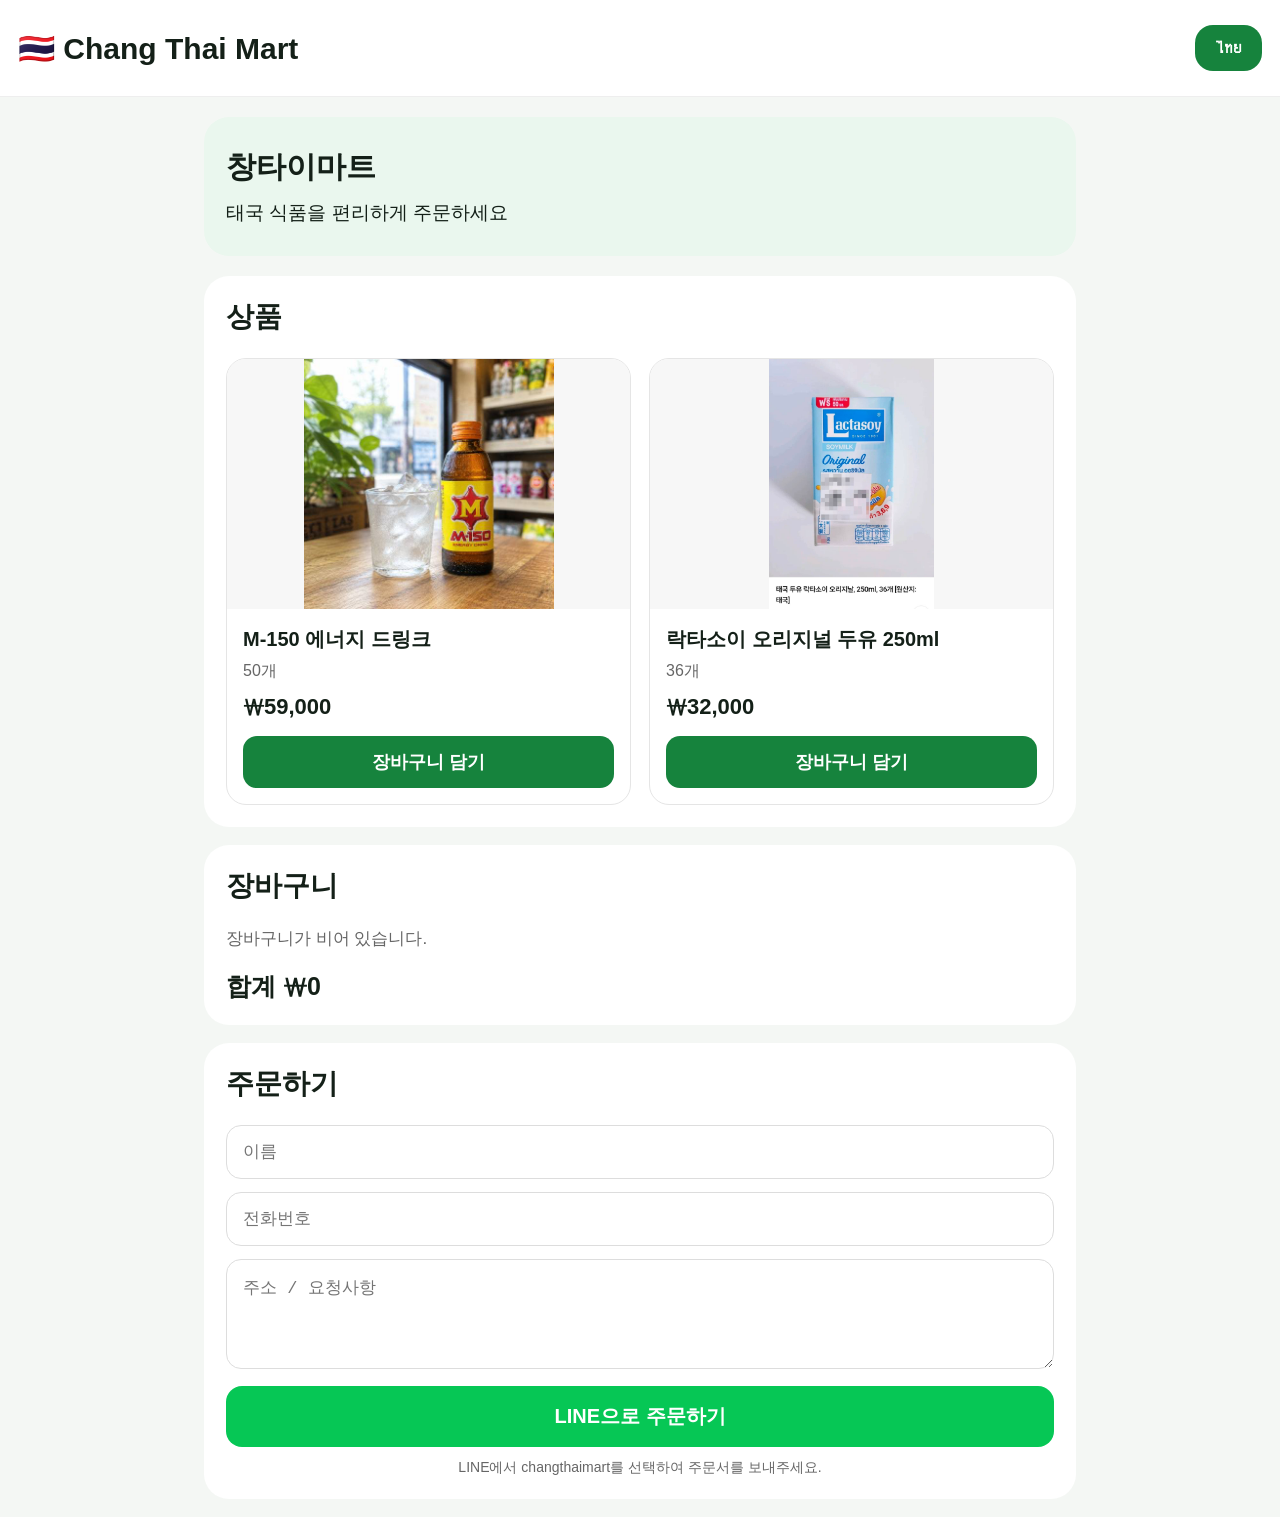
<file: index.html>
<!DOCTYPE html>
<html lang="ko">
<head>
<meta charset="UTF-8">
<meta name="viewport" content="width=device-width, initial-scale=1.0">

<title>Chang Thai Mart</title>

<style>
*{
  box-sizing:border-box;
}

body{
  margin:0;
  font-family:Arial,"Noto Sans Thai",sans-serif;
  background:#f4f7f4;
  color:#142018;
}

header{
  background:#ffffff;
  padding:25px 18px;
  display:flex;
  justify-content:space-between;
  align-items:center;
  border-bottom:1px solid #eee;
}

header h1{
  margin:0;
  font-size:30px;
}

button{
  border:0;
  cursor:pointer;
  font-weight:bold;
}

#langBtn{
  background:#16833d;
  color:white;
  padding:13px 20px;
  border-radius:18px;
  font-size:17px;
}

main{
  max-width:900px;
  margin:auto;
}

.hero{
  margin:20px 14px;
  padding:30px 22px;
  background:#eaf7ee;
  border-radius:25px;
}

.hero h2{
  font-size:30px;
  margin:0 0 12px;
}

.hero p{
  font-size:19px;
  margin:0;
}

.section{
  background:white;
  margin:18px 14px;
  padding:22px;
  border-radius:25px;
}

.section h2{
  font-size:28px;
  margin:0 0 22px;
}

.products{
  display:grid;
  grid-template-columns:repeat(2,1fr);
  gap:18px;
}

.product{
  border:1px solid #e5e5e5;
  border-radius:20px;
  overflow:hidden;
  background:#fff;
}

.product-image{
  width:100%;
  height:250px;
  object-fit:contain;
  background:#f7f7f7;
  display:block;
}

.product-info{
  padding:16px;
}

.product h3{
  margin:0 0 8px;
  font-size:20px;
  line-height:1.4;
}

.product-detail{
  color:#666;
  margin-bottom:10px;
  font-size:16px;
}

.price{
  font-size:22px;
  font-weight:bold;
  margin-bottom:14px;
}

.addBtn{
  width:100%;
  background:#16833d;
  color:white;
  padding:14px;
  border-radius:14px;
  font-size:18px;
}

.cart-row{
  display:flex;
  justify-content:space-between;
  align-items:center;
  gap:10px;
  padding:15px 0;
  border-bottom:1px solid #eee;
}

.cart-name{
  flex:1;
}

.controls{
  display:flex;
  align-items:center;
  gap:8px;
}

.smallBtn{
  width:35px;
  height:35px;
  border-radius:9px;
  background:#16833d;
  color:white;
  font-size:20px;
}

.cart-price{
  min-width:100px;
  text-align:right;
  font-weight:bold;
}

.total{
  margin-top:20px;
  font-size:25px;
  font-weight:bold;
}

.empty{
  font-size:17px;
  color:#666;
}

input,
textarea{
  width:100%;
  border:1px solid #ddd;
  border-radius:15px;
  padding:16px;
  font-size:17px;
  margin-bottom:13px;
}

textarea{
  min-height:110px;
  resize:vertical;
}

.orderBtn{
  width:100%;
  background:#06c755;
  color:white;
  padding:17px;
  border-radius:16px;
  font-size:20px;
}

.lineInfo{
  text-align:center;
  color:#666;
  margin-top:12px;
  font-size:14px;
}

@media(max-width:600px){

  header h1{
    font-size:23px;
  }

  .products{
    grid-template-columns:1fr;
  }

  .product-image{
    height:260px;
  }

  .cart-row{
    flex-wrap:wrap;
  }
}
</style>
</head>

<body>

<header>

<h1>🇹🇭 Chang Thai Mart</h1>

<button
id="langBtn"
onclick="toggleLanguage()">
ไทย
</button>

</header>


<main>

<section class="hero">

<h2 id="storeTitle">
창타이마트
</h2>

<p id="storeText">
태국 식품을 편리하게 주문하세요
</p>

</section>


<section class="section">

<h2 id="productTitle">
상품
</h2>

<div
class="products"
id="products">
</div>

</section>


<section class="section">

<h2 id="cartTitle">
장바구니
</h2>

<div id="cart"></div>

</section>


<section class="section">

<h2 id="orderTitle">
주문하기
</h2>

<input
id="name"
placeholder="이름">

<input
id="phone"
type="tel"
placeholder="전화번호">

<textarea
id="address"
placeholder="주소 / 요청사항">
</textarea>

<button
class="orderBtn"
id="orderBtn"
onclick="submitOrder()">
LINE으로 주문하기
</button>

<div
class="lineInfo"
id="lineInfo">

LINE에서 changthaimart를 선택하여 주문서를 보내주세요.

</div>

</section>

</main>


<script>

const LINE_ID="changthaimart";
const ORDER_API="https://script.google.com/macros/s/AKfycbxUbqudSHEM8-jtcQUTLn4847WyZxCrwb5fUCyeAXDHwXxS3rG33D7pUAbm184cVLeClQ/exec";
let productStock = [];
let products = [

{
  ko:"M-150 에너지 드링크",
  th:"เครื่องดื่มชูกำลัง M-150",
  detailKo:"50개",
  detailTh:"50 ขวด",
  price:59000,
  image:"29094.jpg"
},
 
{
  ko:"락타소이 오리지널 두유 250ml",
  th:"แลคตาซอย ออริจินัล 250 มล.",
  detailKo:"36개",
  detailTh:"36 กล่อง",
  price:32000,
  image:"29095.jpg"
}

];


let language="ko";

let cart={};


const text={

ko:{
 button:"ไทย",
 store:"창타이마트",
 description:"태국 식품을 편리하게 주문하세요",
 products:"상품",
 add:"장바구니 담기",
 cart:"장바구니",
 empty:"장바구니가 비어 있습니다.",
 total:"합계",
 order:"주문하기",
 name:"이름",
 phone:"전화번호",
 address:"주소 / 요청사항",
 submit:"LINE으로 주문하기",
 info:"LINE에서 changthaimart를 선택하여 주문서를 보내주세요.",
 emptyAlert:"상품을 먼저 장바구니에 담아주세요.",
 formAlert:"이름, 전화번호, 주소/요청사항을 입력해주세요."
},

th:{
 button:"한국어",
 store:"ช้างไทยมาร์ท",
 description:"สั่งซื้อสินค้าไทยได้ง่ายๆ",
 products:"สินค้า",
 add:"ใส่ตะกร้า",
 cart:"ตะกร้าสินค้า",
 empty:"ไม่มีสินค้าในตะกร้า",
 total:"รวม",
 order:"สั่งซื้อ",
 name:"ชื่อ",
 phone:"เบอร์โทรศัพท์",
 address:"ที่อยู่ / คำขอเพิ่มเติม",
 submit:"สั่งซื้อทาง LINE",
 info:"กรุณาเลือก changthaimart ใน LINE แล้วส่งรายการสั่งซื้อ",
 emptyAlert:"กรุณาใส่สินค้าในตะกร้าก่อน",
 formAlert:"กรุณากรอกชื่อ เบอร์โทร และที่อยู่"
}

};


function money(number){

return "₩"+
number.toLocaleString("ko-KR");

}

async function loadProductStock() {
  try {
    const response = await fetch(
      ORDER_API + "?action=getProducts"
    );
    const result = await response.json();

    if (!result.success || !Array.isArray(result.products)) {
      console.error("상품 정보 불러오기 실패", result);
      return;
    }
productStock = result.products;

products = productStock.map((item) => ({
  ko: item.name,
  th: item.nameTH || item.name,
  detailKo: "",
  detailTh: "",
  price: Number(item.price),
  stock: Number(item.stock),
  image: item.imageUrl || item.image || ""
}));

    renderProducts();
  } catch (error) {
    console.error("상품 정보 연결 오류", error);
  }
}
function renderProducts(){

const box=
document.getElementById("products");

box.innerHTML="";


products.forEach((p,index)=>{

const detail=
language==="ko"
?p.detailKo
:p.detailTh;


box.innerHTML+=`

<div class="product">

<img
class="product-image"
src="${p.image}"
alt="${p[language]}">

<div class="product-info">

<h3>
${p[language]}
</h3>

<div class="product-detail">
${detail}
</div>

<div class="price">
${money(p.price)}
</div>

<button
class="addBtn" style="${Number(p.stock) <= 0 ? 'background-color:#999;cursor:not-allowed;' : ''}"
onclick="addCart(${index})" ${Number(p.stock) <= 0 ? 'disabled' : ''}>

${Number(p.stock) <= 0 ? (language === "ko" ? "품절" : "สินค้าหมด") : text[language].add}

</button>

</div>

</div>

`;

});

}


function addCart(index){

cart[index]=
(cart[index]||0)+1;

renderCart();

}


function decrease(index){

if(!cart[index]) return;

cart[index]--;

if(cart[index]<=0){

delete cart[index];

}

renderCart();

}


function increase(index){

cart[index]=
(cart[index]||0)+1;

renderCart();

}


function renderCart(){

const box=
document.getElementById("cart");

const keys=
Object.keys(cart);


if(keys.length===0){

box.innerHTML=`

<div class="empty">

${text[language].empty}

</div>

<div class="total">

${text[language].total} ₩0

</div>

`;

return;

}


let html="";

let total=0;


keys.forEach(key=>{

const index=
Number(key);

const p=
products[index];

const qty=
cart[index];

const subtotal=
p.price*qty;

total+=subtotal;


html+=`

<div class="cart-row">

<div class="cart-name">

${p[language]}

</div>


<div class="controls">

<button
class="smallBtn"
onclick="decrease(${index})">

−

</button>

<strong>
${qty}
</strong>

<button
class="smallBtn"
onclick="increase(${index})">

+

</button>

</div>


<div class="cart-price">

${money(subtotal)}

</div>

</div>

`;

});


html+=`

<div class="total">

${text[language].total}

${money(total)}

</div>

`;


box.innerHTML=html;

}


function toggleLanguage(){

language=
language==="ko"
?"th"
:"ko";

document.documentElement.lang=
language==="ko"
?"ko"
:"th";

updateLanguage();

}


function updateLanguage(){

const t=
text[language];

document.getElementById("langBtn").textContent=
t.button;

document.getElementById("storeTitle").textContent=
t.store;

document.getElementById("storeText").textContent=
t.description;

document.getElementById("productTitle").textContent=
t.products;

document.getElementById("cartTitle").textContent=
t.cart;

document.getElementById("orderTitle").textContent=
t.order;

document.getElementById("name").placeholder=
t.name;

document.getElementById("phone").placeholder=
t.phone;

document.getElementById("address").placeholder=
t.address;

document.getElementById("orderBtn").textContent=
t.submit;

document.getElementById("lineInfo").textContent=
t.info;

renderProducts();

renderCart();

}


function submitOrder(){

const t=
text[language];

const name=
document
.getElementById("name")
.value
.trim();

const phone=
document
.getElementById("phone")
.value
.trim();

const address=
document
.getElementById("address")
.value
.trim();


if(Object.keys(cart).length===0){

alert(t.emptyAlert);

return;

}


if(!name || !phone || !address){

alert(t.formAlert);

return;

}


let total=0;

let items="";


Object.keys(cart).forEach(key=>{

const index=
Number(key);

const p=
products[index];

const qty=
cart[index];

const subtotal=
p.price*qty;

total+=subtotal;


items+=
"• "+
p.ko+
" / "+
p.th+
" x "+
qty+
" = "+
money(subtotal)+
"\n";

});


const orderMessage=

`🛒 Chang Thai Mart 주문

--------------------

${items}

--------------------

💰 총금액 / รวม
${money(total)}

👤 이름 / ชื่อ
${name}

📞 전화번호 / เบอร์โทร
${phone}

🏠 주소·요청사항 / ที่อยู่
${address}

--------------------

LINE ID: ${LINE_ID}`;


const lineURL = "https://line.me/R/msg/text/?" +
encodeURIComponent(orderMessage);




/* 주문 후 장바구니 초기화 */
const orderNumber = "CTM-" + new Date().getTime();

const productNames = [];
let totalQuantity = 0;

Object.keys(cart).forEach(key => {
  const index = Number(key);
  const p = products[index];
  const qty = cart[index];

  productNames.push(p.ko + " x " + qty);
  totalQuantity += qty;
});

const orderData = {
  orderNumber: orderNumber,
  name: name,
  phone: phone,
  address: address,
  products: productNames.join(", "),
  quantity: totalQuantity,
  total: total
};

const formData = new URLSearchParams();

formData.append("orderNumber", orderData.orderNumber);
formData.append("name", orderData.name);
formData.append("phone", orderData.phone);
formData.append("address", orderData.address);
formData.append("products", orderData.products);
formData.append("quantity", orderData.quantity);
formData.append("total", orderData.total);

fetch(ORDER_API, {
  method: "POST",
  mode: "no-cors",
  body: formData
});

const isMobile = /Android|iPhone|iPad|iPod/i.test(navigator.userAgent);

if (isMobile) {
  window.location.href = lineURL;
} else {
alert(
  language === "th"
    ? "สั่งซื้อสำเร็จแล้ว!\n\n" +
      "■ ข้อมูลการโอนเงิน\n" +
      "ธนาคาร: KEB HANA BANK\n" +
      "ชื่อบัญชี: 정현수\n" +
      "เลขบัญชี: 010-6491-5554\n" +
      "ยอดที่ต้องโอน: " +
      Number(orderData.total).toLocaleString("ko-KR") +
      " วอน\n\n" +
      "หลังจากตรวจสอบยอดโอนแล้ว จะดำเนินการจัดส่งสินค้า"
    : "주문이 접수되었습니다!\n\n" +
      "■ 무통장입금 안내\n" +
      "은행: 하나은행 (KEB HANA BANK)\n" +
      "예금주: 정현수\n" +
      "입금계좌: 010-6491-5554\n" +
      "입금금액: " +
      Number(orderData.total).toLocaleString("ko-KR") +
      " 원\n\n" +
      "입금 확인 후 배송이 진행됩니다."
);
}

}
 

updateLanguage();
loadProductStock();
  
</script>

</body>
</html>
</file>
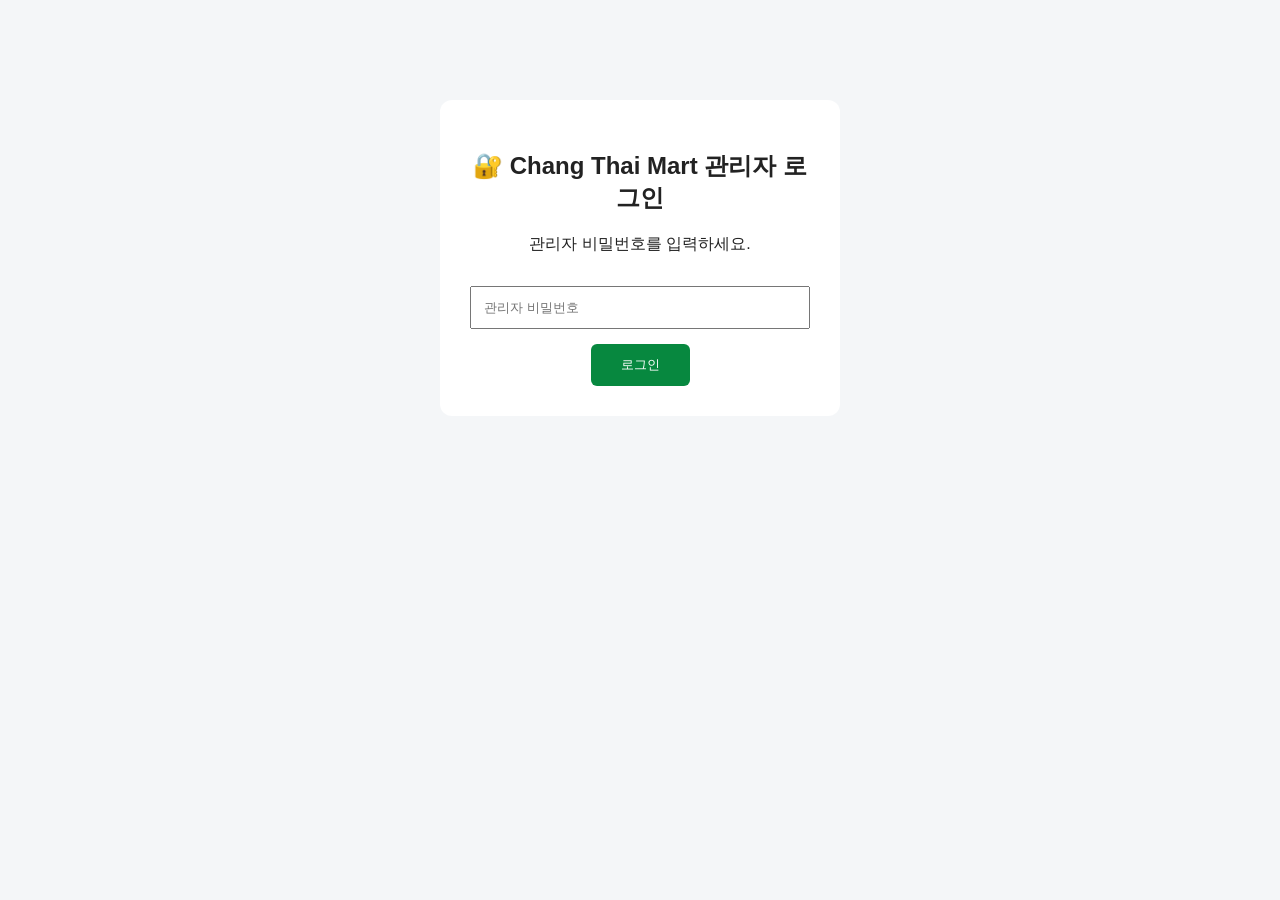
<file: admin.html>
<!DOCTYPE html>
<html lang="ko">
<head>
  <meta charset="UTF-8">
  <meta name="viewport" content="width=device-width, initial-scale=1.0">
  <title>Chang Thai Mart 관리자</title>

  <style>
    * {
      box-sizing: border-box;
    }

    body {
      margin: 0;
      background: #f4f6f8;
      font-family: Arial, "Noto Sans KR", sans-serif;
      color: #222;
    }

    header {
      background: #07883f;
      color: white;
      padding: 22px;
    }

    header h1 {
      margin: 0;
      font-size: 24px;
    }

    .container {
      max-width: 1200px;
      margin: 30px auto;
      padding: 0 20px;
    }

    .summary {
      display: grid;
      grid-template-columns: repeat(3, 1fr);
      gap: 15px;
      margin-bottom: 25px;
    }

    .card {
      background: white;
      border-radius: 12px;
      padding: 22px;
      box-shadow: 0 2px 8px rgba(0,0,0,0.08);
    }

    .card h3 {
      margin: 0 0 10px;
      color: #666;
      font-size: 15px;
    }

    .card strong {
      font-size: 27px;
    }

    .orders {
      background: white;
      border-radius: 12px;
      padding: 20px;
      box-shadow: 0 2px 8px rgba(0,0,0,0.08);
      overflow-x: auto;
    }

    table {
      width: 100%;
      border-collapse: collapse;
      min-width: 850px;
    }

    th, td {
      padding: 14px 10px;
      border-bottom: 1px solid #eee;
      text-align: left;
    }

    th {
      background: #f7f7f7;
    }

    .status {
      padding: 7px 10px;
      border-radius: 6px;
      border: 1px solid #ccc;
    }

    @media (max-width: 700px) {
      .summary {
        grid-template-columns: 1fr;
      }
    }
  </style>
</head>

<body>
<div id="loginScreen" style="max-width:400px;margin:100px auto;padding:30px;background:white;border-radius:12px;text-align:center;">
  <h2>🔐 Chang Thai Mart 관리자 로그인</h2>
  <p>관리자 비밀번호를 입력하세요.</p>
  <input type="password" id="loginPassword" placeholder="관리자 비밀번호"
    style="width:100%;padding:12px;margin:15px 0;">
  <button onclick="adminLogin()"
    style="background:#07883f;color:white;padding:12px 30px;border:0;border-radius:6px;cursor:pointer;">
    로그인
  </button>
</div>  

<div id="adminContent" style="display:none;">
<header>
 
<button onclick="adminLogout()" style="float:right;background:white;color:#07883f;border:none;padding:8px 16px;border-radius:6px;cursor:pointer;">로그아웃</button>

  <h1>🛒 Chang Thai Mart 관리자</h1>
</header>

<div class="container">

  <div class="summary">

    <div class="card">
      <h3>신규 주문</h3>
     <strong id="newOrders">0건</strong>
    </div>

    <div class="card">
      <h3>오늘 주문</h3>
  <strong id="todayOrders">0건</strong>
    </div>

    <div class="card">
      <h3>오늘 매출</h3>
      <strong id="todaySales">₩0</strong>
    </div>

  </div>
  </div>
<div class="orders" id="productManagement">
  <h2>📦 상품 관리</h2>
<div style="margin: 15px 0;">
  <input id="newProductName" placeholder="상품명">
  <input id="newProductNameTh" placeholder="태국어 상품명">
  <input id="newProductPrice" type="number" placeholder="판매가격">
  <input id="newProductStock" type="number" placeholder="재고수량">
  <input id="newProductImage" type="file" accept="image/*">
  <button onclick="addNewProduct()">➕ 상품 추가</button>
</div>
  <table>
  <thead>
    <tr>
      <th>상품명</th>
      <th>판매가격</th>
      <th>재고수량</th>
      <th>관리</th>
    </tr>
  </thead>
  <tbody id="productList">
   <tr>
  <td>M-150 에너지드링크 50개입</td>
  <td>₩60,000</td>
  <td>미설정</td>
<td><button onclick="editProduct(0)">수정</button></td>
</tr>
<tr>
  <td>락타소이 오리지널 250ml 36개입</td>
  <td>₩32,000</td>
  <td>미설정</td>
<td><button onclick="editProduct(1)">수정</button></td>
</tr>
  </tbody>
</table> 
  <p>상품명, 판매가격, 재고 수량을 관리하는 곳입니다.</p>
</div>
  
  <div class="orders">

    <h2>주문 관리</h2>

    <table>
      <thead>
        <tr>
          <th>주문일시</th>
          <th>주문번호</th>
          <th>고객</th>
          <th>전화번호</th>
          <th>상품</th>
          <th>수량</th>
          <th>금액</th>
          <th>상태</th>
        </tr>
      </thead>

      <tbody>
        <tr>
          <td colspan="8" id="ordersBody">
            Google Sheets 주문 데이터를 연결할 준비가 되었습니다.
          </td>
        </tr>
      </tbody>

    </table>

  </div>

</div>
<script>
const ORDER_API = "https://script.google.com/macros/s/AKfycbxUbqudSHEM8-jtcQUTLn4847WyZxCrwb5fUCyeAXDHwXxS3rG33D7pUAbm184cVLeClQ/exec";
  let adminPassword = "";

async function adminLogin() {
const password = document.getElementById("loginPassword").value;
  if (!password) return;

  const response = await fetch(
    ORDER_API + "?action=getOrders&password=" + encodeURIComponent(password)
  );
  const result = await response.json();

  if (result.error) {
    alert("비밀번호가 올바르지 않습니다.");
    return;
  }

  adminPassword = password;
document.getElementById("loginScreen").style.display = "none";
document.getElementById("adminContent").style.display = "block";
 await loadProducts();
  await loadOrders();
}

async function loadOrders() {
  try {
    const response = await fetch(ORDER_API + "?action=getOrders&password=" + encodeURIComponent(adminPassword));
    const orders = await response.json();
   const validOrders = orders.filter(order => order.orderNumber && order.orderNumber.startsWith("CTM-"));
const newOrders = validOrders.filter(order => order.status === "신규주문");

document.getElementById("newOrders").textContent = newOrders.length + "건";
 const today = new Date().toISOString().slice(0, 10);
const todayOrders = validOrders.filter(order => String(order.date).slice(0, 10) === today);

document.getElementById("todayOrders").textContent = todayOrders.length + "건";   
const todaySales = todayOrders.reduce((sum, order) => sum + Number(order.total || 0), 0);

document.getElementById("todaySales").textContent = "₩" + todaySales.toLocaleString();
    
   const tbody = document.getElementById("ordersBody").parentElement.parentElement;
    tbody.innerHTML = "";

    orders.forEach(order => {
      const tr = document.createElement("tr");

      tr.innerHTML = `
        <td>${order.date || ""}</td>
        <td>${order.orderNumber || ""}</td>
        <td>${order.name || ""}</td>
        <td>${order.phone || ""}</td>
        <td>${order.products || ""}</td>
        <td>${order.quantity || ""}</td>
        <td>₩${Number(order.total || 0).toLocaleString()}</td>
        <td>
  <select onchange="updateOrderStatus('${order.orderNumber}', this.value)">
    <option value="신규주문" ${order.status === "신규주문" ? "selected" : ""}>신규주문</option>
    <option value="주문확인" ${order.status === "주문확인" ? "selected" : ""}>주문확인</option>
    <option value="배송중" ${order.status === "배송중" ? "selected" : ""}>배송중</option>
    <option value="배송완료" ${order.status === "배송완료" ? "selected" : ""}>배송완료</option> 
<option value="주문취소" ${order.status === "주문취소" ? "selected" : ""}>주문취소</option>

  </select>
</td>
      `;

      tbody.appendChild(tr);
    });
  } catch (error) {
    console.error("주문 불러오기 오류:", error);
  }
}

async function updateOrderStatus(orderNumber, status) {
  try {
    const params = new URLSearchParams({
     password: adminPassword, 
      action: "updateStatus",
      orderNumber: orderNumber,
      status: status
    });

    await fetch(ORDER_API, {
      method: "POST",
      mode: "no-cors",
      body: params
    });

    alert("상태 변경 요청을 보냈습니다. 새로고침 후 확인해 주세요.");
    await loadOrders();
  } catch (error) {
    alert("상태 변경 요청 중 오류가 발생했습니다.");
    console.error(error);
  }
}

function adminLogout() {
  adminPassword = "";
  document.getElementById("loginPassword").value = "";
  document.getElementById("adminContent").style.display = "none";
  document.getElementById("loginScreen").style.display = "block";
}

async function editProduct(index) {
const products = window.currentProducts || [];

  const product = products[index];
  if (!product) return;

  const price = prompt(product.name + "\n새 판매가격을 입력하세요.", product.price);
  if (price === null) return;

  const stock = prompt(product.name + "\n재고 수량을 입력하세요.", "100");
  if (stock === null) return;

  if (price.trim() === "" || stock.trim() === "" ||
      !Number.isFinite(Number(price)) ||
      !Number.isInteger(Number(stock)) ||
      Number(price) < 0 || Number(stock) < 0) {
    alert("가격과 재고를 올바른 숫자로 입력해 주세요.");
    return;
  }

  if (!adminPassword) {
    alert("관리자 로그인이 필요합니다.");
    return;
  }

  const data = new URLSearchParams();
  data.append("action", "saveProduct");
  data.append("password", adminPassword);
  data.append("index", index);
  data.append("price", price);
  data.append("stock", stock);

  try {
    await fetch(ORDER_API, {
      method: "POST",
      mode: "no-cors",
      body: data
    });

    alert("저장 요청을 보냈습니다. Google Sheets에서 저장 결과를 확인해 주세요.");
  } catch (error) {
    alert("저장 요청 중 오류가 발생했습니다.");
  }
}

async function loadProducts() {
  try {
    const url = ORDER_API
      + "?action=getProducts&password="
      + encodeURIComponent(adminPassword);

    const response = await fetch(url);
    const result = await response.json();
window.currentProducts = result.products || [];
    if (!result.success) {
      console.error("상품 조회 실패:", result);
      return;
    }


const tbody = document.getElementById("productList");
tbody.innerHTML = "";

result.products.forEach((product) => {
  const row = tbody.insertRow();

  row.insertCell().textContent = product.name;
  row.insertCell().textContent =
    "₩" + Number(product.price).toLocaleString("ko-KR");
  row.insertCell().textContent = product.stock + "개";

  const cell = row.insertCell();

  const edit = document.createElement("button");
  edit.textContent = "수정";
  edit.onclick = () => editProduct(product.index);
  cell.appendChild(edit);

  const del = document.createElement("button");
  del.textContent = "삭제";
  del.onclick = () => deleteProduct(product.index);
  cell.appendChild(del);
});

   
  
} catch (error) {
    console.error("상품 정보를 불러오지 못했습니다.", error);
  }
}

  
  async function addNewProduct() {
  const name = document.getElementById("newProductName").value.trim();
  const nameTh = document.getElementById("newProductNameTh").value.trim();    
  const price = document.getElementById("newProductPrice").value;
  const stock = document.getElementById("newProductStock").value;
  const imageFile = document.getElementById("newProductImage").files[0];
    
  if (!name || price === "" || stock === "" ||
      !Number.isFinite(Number(price)) || Number(price) < 0 ||
      !Number.isInteger(Number(stock)) || Number(stock) < 0) {
    alert("상품명, 판매가격, 재고수량을 정확히 입력해 주세요.");
    return;
  }
let imageUrl = "";
if (imageFile) {
  const reader = new FileReader();
  const imageData = await new Promise((resolve, reject) => {
    reader.onload = () => resolve(reader.result.split(",")[1]);
    reader.onerror = () => reject(new Error("사진 읽기 실패"));
    reader.readAsDataURL(imageFile);
  });
  const uploadData = new URLSearchParams({
  action: "uploadProductImage",
  password: adminPassword,
  imageData: imageData,
  fileName: imageFile.name,
  mimeType: imageFile.type
});

const uploadResponse = await fetch(ORDER_API, {
  method: "POST",
  body: uploadData
});

const uploadResult = await uploadResponse.json();

if (!uploadResult.success) {
  alert(uploadResult.message || "사진 업로드에 실패했습니다.");
  return;
}

imageUrl = uploadResult.imageUrl;
}


const data = new URLSearchParams({
  action: "addProduct",
  password: adminPassword,
  name: name,
  nameTh: nameTh,
  price: price,
  stock: stock,
imageUrl: imageUrl
});

try {
  await fetch(ORDER_API, {
    method: "POST",
    mode: "no-cors",
    body: data
  });

  alert("상품 추가 요청을 보냈습니다. Google Sheets에서 확인해 주세요.");
  document.getElementById("newProductName").value = "";
  document.getElementById("newProductPrice").value = "";
  document.getElementById("newProductStock").value = "";
} catch (error) {
  alert("상품 추가 중 오류가 발생했습니다.");
}  
  }
    

async function deleteProduct(index) {
  if (!confirm("정말 이 상품을 삭제하시겠습니까?")) {
    return;
  }

  const data = new URLSearchParams({
    action: "deleteProduct",
    password: adminPassword,
    index: String(index)
  });

  try {
    await fetch(ORDER_API, {
      method: "POST",
      mode: "no-cors",
      body: data
    });

    alert("삭제 요청을 보냈습니다. Google Sheets에서 확인해 주세요.");
    await loadProducts();
  } catch (error) {
    alert("상품 삭제 요청 중 오류가 발생했습니다.");
  }
}
</script>  

</div>
</body>
</html>
</file>
